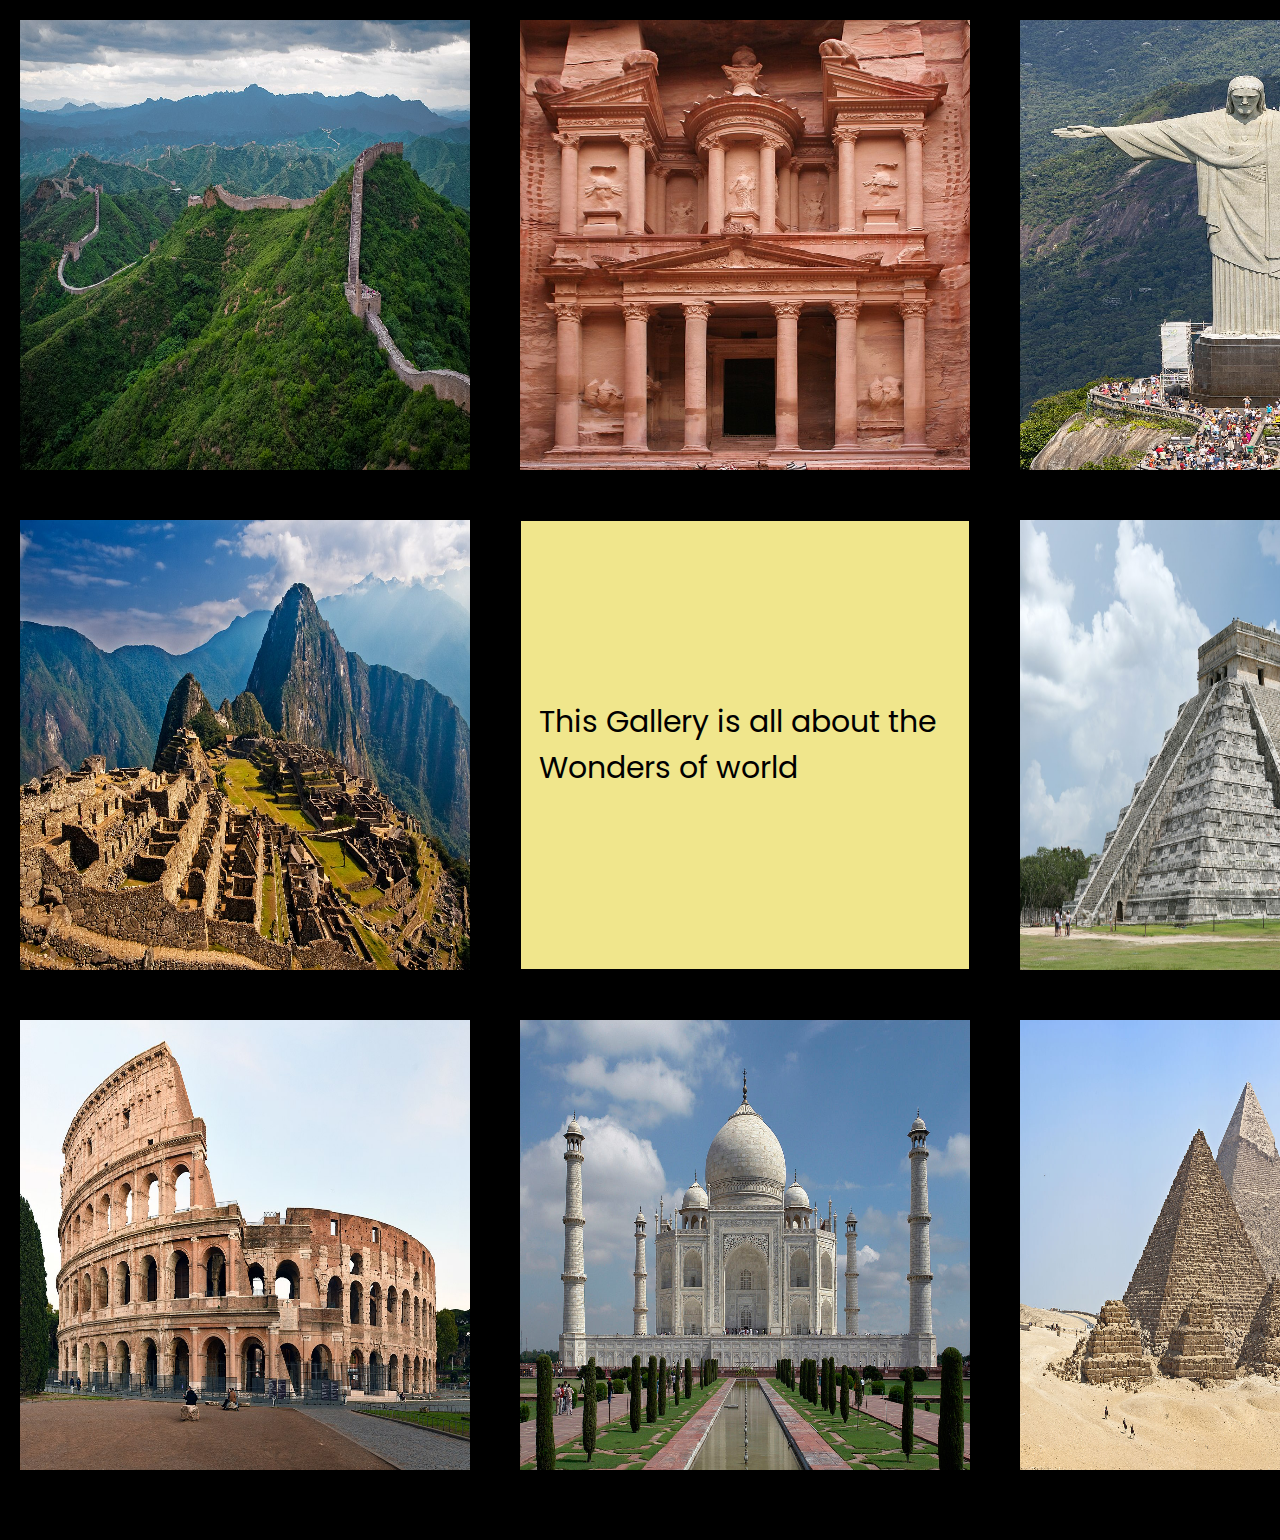
<file: index.html>
<!DOCTYPE html>
<html lang="en">
<head>
  <meta charset="UTF-8">
  <meta name="viewport" content="width=device-width, initial-scale=1.0">
  <title>CSS GRID</title>
  <link rel="stylesheet" href="./style.css">
</head>
<body>
  <section id="world">
  <div class="box1"><img src="The Great wall of china.jpg" alt="The Great wall of china"></div>
  <div class="box2"><img src="Petra.jpeg" alt="Petra"></div>
  <div class="box3"><img src="Christ_the_Redeemer.jpg" alt="Christ_the_Redeemer"></div>
  <div class="box4"><img src="Machu_Picchu.jpg" alt="Machu_Picchu"></div>
  <div class="box5">This Gallery is all about the Wonders of world</div>
  <div class="box6"><img src="Chichen_Itza.jpg" alt="Chichen_Itza"></div>
  <div class="box7"><img src="Colosseo.jpg" alt="Colosseo"></div>
  <div class="box8"><img src="Taj_Mahal.jpg" alt="Taj_Mahal"></div>
  <div class="box9"><img src="Pyramids_of_the_Giza.jpg" alt="Pyramids_of_the_Giza"></div>
</section>
</body>
</html>
</file>
<file: style.css>
@import url('https://fonts.googleapis.com/css2?family=Lato&family=Poppins:wght@600&display=swap');
*{
  margin: 0;
  padding: 0;
  box-sizing: border-box;
}
#world{
  background-color: black;
  display: grid;
  grid-template-columns: repeat(3, 500px);
  grid-template-rows: repeat(3,500px);
  padding: 20px;
}
.box1 img ,.box2 img, .box3 img, .box4 img, .box6 img, .box7 img, .box8 img, .box9 img{
  height: 450px;
  width: 450px;
}
.box5{
  border: 1px solid black;
  height: 450px;
  width: 450px;
  display: flex;
  padding-left: 18px;
  align-items: center;
  font-family: 'Lato', sans-serif;
  font-family: 'Poppins', sans-serif;
  background-color: khaki;
  font-size: 30px;
}
</file>
